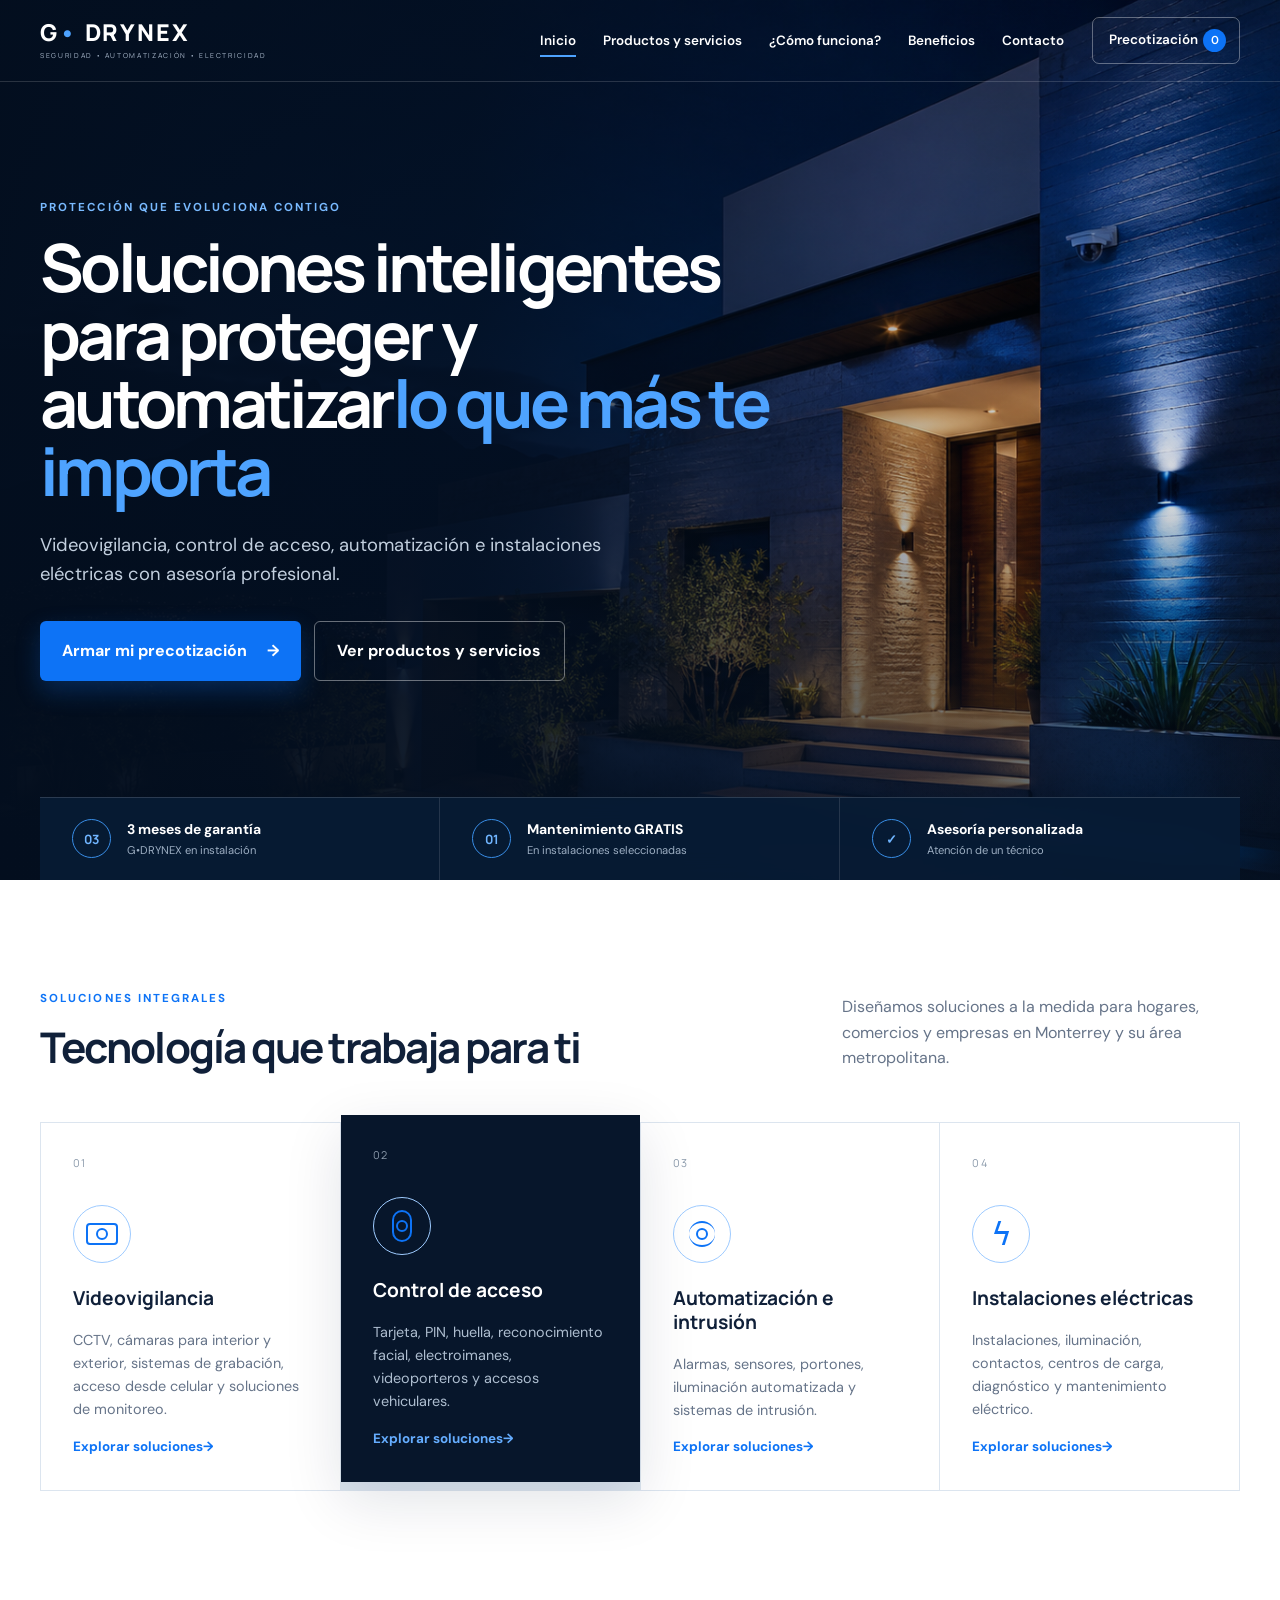
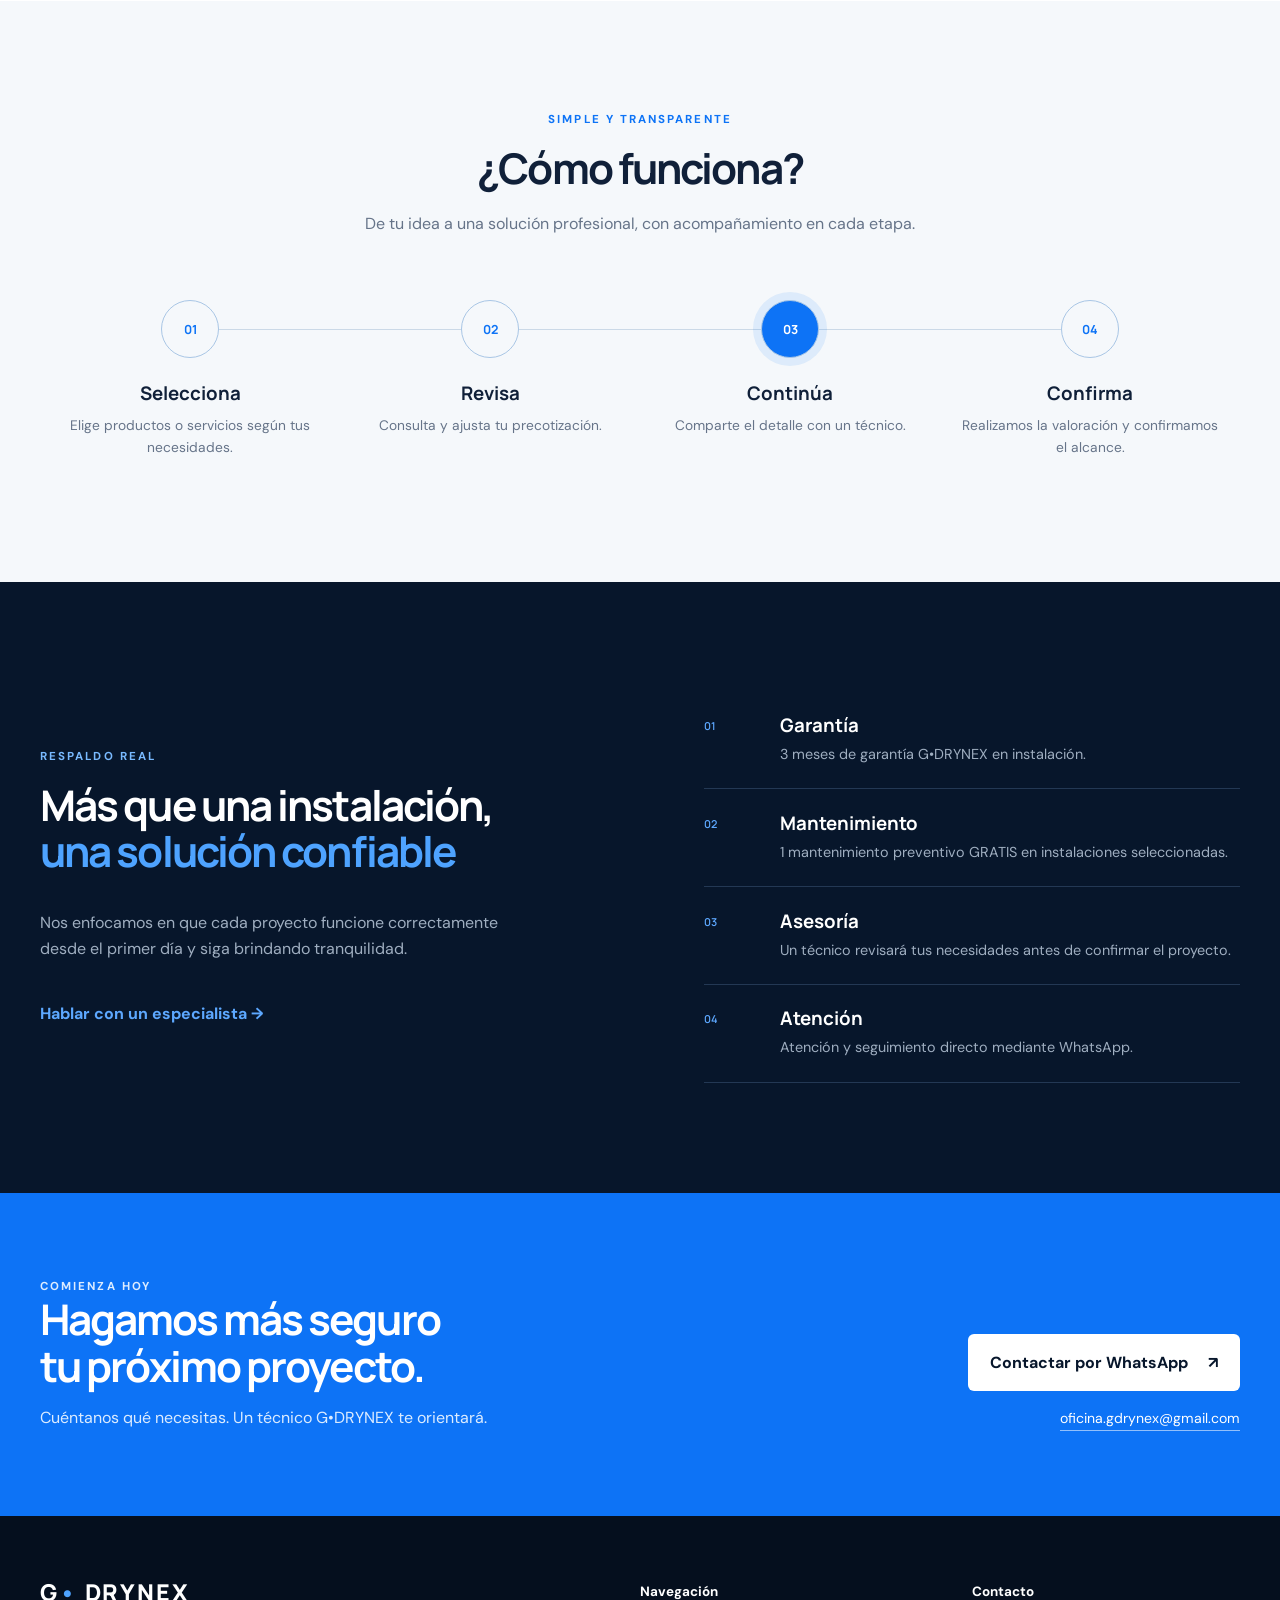
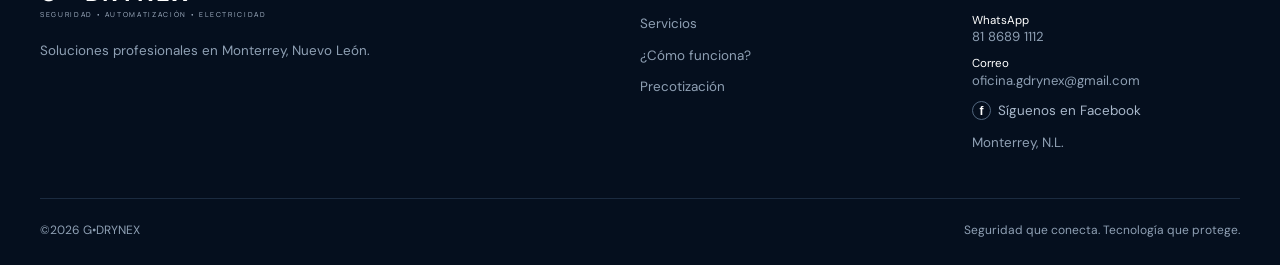
<file: index.html>
<!doctype html>
<html lang="es-MX">
  <head>
    <meta charset="utf-8">
    <meta name="viewport" content="width=device-width, initial-scale=1">
    <meta name="description" content="Soluciones de seguridad electrónica, automatización y electricidad en Monterrey, Nuevo León.">
    <title>
      G•DRYNEX | Seguridad, automatización y electricidad
    </title>
    <link rel="stylesheet" href="style.css">
    <script src="script.js" defer>
    </script>
  </head>
  <body>
    <a class="skip-link" href="#contenido">Ir al contenido</a>
    <header class="site-header" data-header>
      <div class="container nav-wrap">
        <a class="brand" href="index.html" aria-label="G DRYNEX, inicio"><span>G<span class="brand-dot">•</span>
        DRYNEX</span>
        <small>Seguridad • Automatización • Electricidad</small>
      </a>
      <button class="nav-toggle" type="button" aria-label="Abrir menú" aria-expanded="false" aria-controls="main-nav" data-nav-toggle><span></span>
      <span></span>
      <span></span>
    </button>
    <nav class="main-nav" id="main-nav" aria-label="Navegación principal" data-nav>
      <a class="active" href="#inicio">Inicio</a>
      <a href="#servicios">Productos y servicios</a>
      <a href="#proceso">¿Cómo funciona?</a>
      <a href="#beneficios">Beneficios</a>
      <a href="#contacto">Contacto</a>
      <a class="quote-link" href="catalogo.html#precotizacion">Precotización<span class="quote-count" data-cart-count>0</span>
    </a>
  </nav>
</div>
</header>
<main id="contenido">
  <section class="hero" id="inicio">
    <div class="hero-bg" role="img" aria-label="Residencia moderna protegida con videovigilancia en Monterrey">
    </div>
    <div class="container hero-content">
      <p class="eyebrow">
        Protección que evoluciona contigo
      </p>
      <h1>
        Soluciones inteligentes para proteger y automatizar<em>lo que más te importa</em>
      </h1>
      <p class="hero-copy">
        Videovigilancia, control de acceso, automatización e instalaciones eléctricas con asesoría profesional.
      </p>
      <div class="hero-actions">
        <a class="button primary" href="catalogo.html">Armar mi precotización<span aria-hidden="true">→</span>
      </a>
      <a class="button ghost" href="#servicios">Ver productos y servicios</a>
    </div>
  </div>
  <div class="container trust-bar" aria-label="Beneficios principales">
    <div>
      <span class="trust-icon">03</span>
      <p>
        <strong>3 meses de garantía</strong>
        <small>G•DRYNEX en instalación</small>
      </p>
    </div>
    <div>
      <span class="trust-icon">01</span>
      <p>
        <strong>Mantenimiento GRATIS</strong>
        <small>En instalaciones seleccionadas</small>
      </p>
    </div>
    <div>
      <span class="trust-icon">✓</span>
      <p>
        <strong>Asesoría personalizada</strong>
        <small>Atención de un técnico</small>
      </p>
    </div>
  </div>
</section>
<section class="section services" id="servicios">
  <div class="container">
    <div class="section-heading">
      <div>
        <p class="eyebrow dark">
          Soluciones integrales
        </p>
        <h2>
          Tecnología que trabaja para ti
        </h2>
      </div>
      <p>
        Diseñamos soluciones a la medida para hogares, comercios y empresas en Monterrey y su área metropolitana.
      </p>
    </div>
    <div class="service-grid">
      <article class="service-card">
        <span class="service-number">01</span>
        <div class="line-icon camera" aria-hidden="true">
        </div>
        <h3>
          Videovigilancia
        </h3>
        <p>
          CCTV, cámaras para interior y exterior, sistemas de grabación, acceso desde celular y soluciones de monitoreo.
        </p>
        <a href="catalogo.html#videovigilancia">Explorar soluciones<span>→</span>
      </a>
    </article>
    <article class="service-card featured">
      <span class="service-number">02</span>
      <div class="line-icon access" aria-hidden="true">
      </div>
      <h3>
        Control de acceso
      </h3>
      <p>
        Tarjeta, PIN, huella, reconocimiento facial, electroimanes, videoporteros y accesos vehiculares.
      </p>
      <a href="catalogo.html#acceso">Explorar soluciones<span>→</span>
    </a>
  </article>
  <article class="service-card">
    <span class="service-number">03</span>
    <div class="line-icon sensor" aria-hidden="true">
    </div>
    <h3>
      Automatización e intrusión
    </h3>
    <p>
      Alarmas, sensores, portones, iluminación automatizada y sistemas de intrusión.
    </p>
    <a href="catalogo.html#automatizacion">Explorar soluciones<span>→</span>
  </a>
</article>
<article class="service-card">
  <span class="service-number">04</span>
  <div class="line-icon bolt" aria-hidden="true">
    ϟ
  </div>
  <h3>
    Instalaciones eléctricas
  </h3>
  <p>
    Instalaciones, iluminación, contactos, centros de carga, diagnóstico y mantenimiento eléctrico.
  </p>
  <a href="catalogo.html#electricidad">Explorar soluciones<span>→</span>
</a>
</article>
</div>
</div>
</section>
<section class="section process" id="proceso">
  <div class="container">
    <p class="eyebrow dark center">
      Simple y transparente
    </p>
    <h2 class="center">
      ¿Cómo funciona?
    </h2>
    <p class="section-intro">
      De tu idea a una solución profesional, con acompañamiento en cada etapa.
    </p>
    <ol class="steps">
      <li>
        <span>01</span>
        <h3>
          Selecciona
        </h3>
        <p>
          Elige productos o servicios según tus necesidades.
        </p>
      </li>
      <li>
        <span>02</span>
        <h3>
          Revisa
        </h3>
        <p>
          Consulta y ajusta tu precotización.
        </p>
      </li>
      <li>
        <span>03</span>
        <h3>
          Continúa
        </h3>
        <p>
          Comparte el detalle con un técnico.
        </p>
      </li>
      <li>
        <span>04</span>
        <h3>
          Confirma
        </h3>
        <p>
          Realizamos la valoración y confirmamos el alcance.
        </p>
      </li>
    </ol>
  </div>
</section>
<section class="section benefits" id="beneficios">
  <div class="container benefits-layout">
    <div>
      <p class="eyebrow">
        Respaldo real
      </p>
      <h2>
        Más que una instalación,
        <br>
        <em>una solución confiable</em>
      </h2>
      <p>
        Nos enfocamos en que cada proyecto funcione correctamente desde el primer día y siga brindando tranquilidad.
      </p>
      <a class="text-link" href="#contacto">Hablar con un especialista →</a>
    </div>
    <div class="benefit-list">
      <article>
        <span>01</span>
        <div>
          <h3>
            Garantía
          </h3>
          <p>
            3 meses de garantía G•DRYNEX en instalación.
          </p>
        </div>
      </article>
      <article>
        <span>02</span>
        <div>
          <h3>
            Mantenimiento
          </h3>
          <p>
            1 mantenimiento preventivo GRATIS en instalaciones seleccionadas.
          </p>
        </div>
      </article>
      <article>
        <span>03</span>
        <div>
          <h3>
            Asesoría
          </h3>
          <p>
            Un técnico revisará tus necesidades antes de confirmar el proyecto.
          </p>
        </div>
      </article>
      <article>
        <span>04</span>
        <div>
          <h3>
            Atención
          </h3>
          <p>
            Atención y seguimiento directo mediante WhatsApp.
          </p>
        </div>
      </article>
    </div>
  </div>
</section>
<section class="cta" id="contacto">
  <div class="container cta-inner">
    <div>
      <p class="eyebrow">
        Comienza hoy
      </p>
      <h2>
        Hagamos más seguro
        <br>
        tu próximo proyecto.
      </h2>
      <p>
        Cuéntanos qué necesitas. Un técnico G•DRYNEX te orientará.
      </p>
    </div>
    <div class="cta-actions">
      <a class="button light" data-whatsapp-link href="#">Contactar por WhatsApp<span>↗</span>
    </a>
    <a class="email-link" data-email-link href="#"><span data-email-visible>Correo electrónico</span></a>
  </div>
</div>
</section>
</main>
<footer>
  <div class="container footer-grid">
    <div>
      <a class="brand footer-brand" href="#inicio"><span>G<span class="brand-dot">•</span>
      DRYNEX</span>
      <small>Seguridad • Automatización • Electricidad</small>
    </a>
    <p>
      Soluciones profesionales en Monterrey, Nuevo León.
    </p>
  </div>
  <div>
    <strong>Navegación</strong>
    <a href="#servicios">Servicios</a>
    <a href="#proceso">¿Cómo funciona?</a>
    <a href="catalogo.html">Precotización</a>
  </div>
  <div>
    <strong>Contacto</strong>
    <a class="footer-contact-link" data-whatsapp-link href="#">
      <span>WhatsApp</span>
      <small data-whatsapp-visible>Teléfono</small>
    </a>
    <a class="footer-contact-link" data-email-link href="#">
      <span>Correo</span>
      <small data-email-visible>Correo electrónico</small>
    </a>
    <a class="footer-social-link" data-facebook-link href="#" target="_blank" rel="noopener noreferrer" hidden>
      <span class="facebook-icon" aria-hidden="true">f</span>
      Síguenos en Facebook
    </a>
    <a class="footer-social-link" data-instagram-link target="_blank" rel="noopener noreferrer" hidden>Instagram</a>
    <span>Monterrey, N.L.</span>
  </div>
</div>
<div class="container footer-bottom">
  <span>©<span data-year></span>
  G•DRYNEX</span>
  <span>Seguridad que conecta. Tecnología que protege.</span>
</div>
</footer>
</body>
</html>
</file>
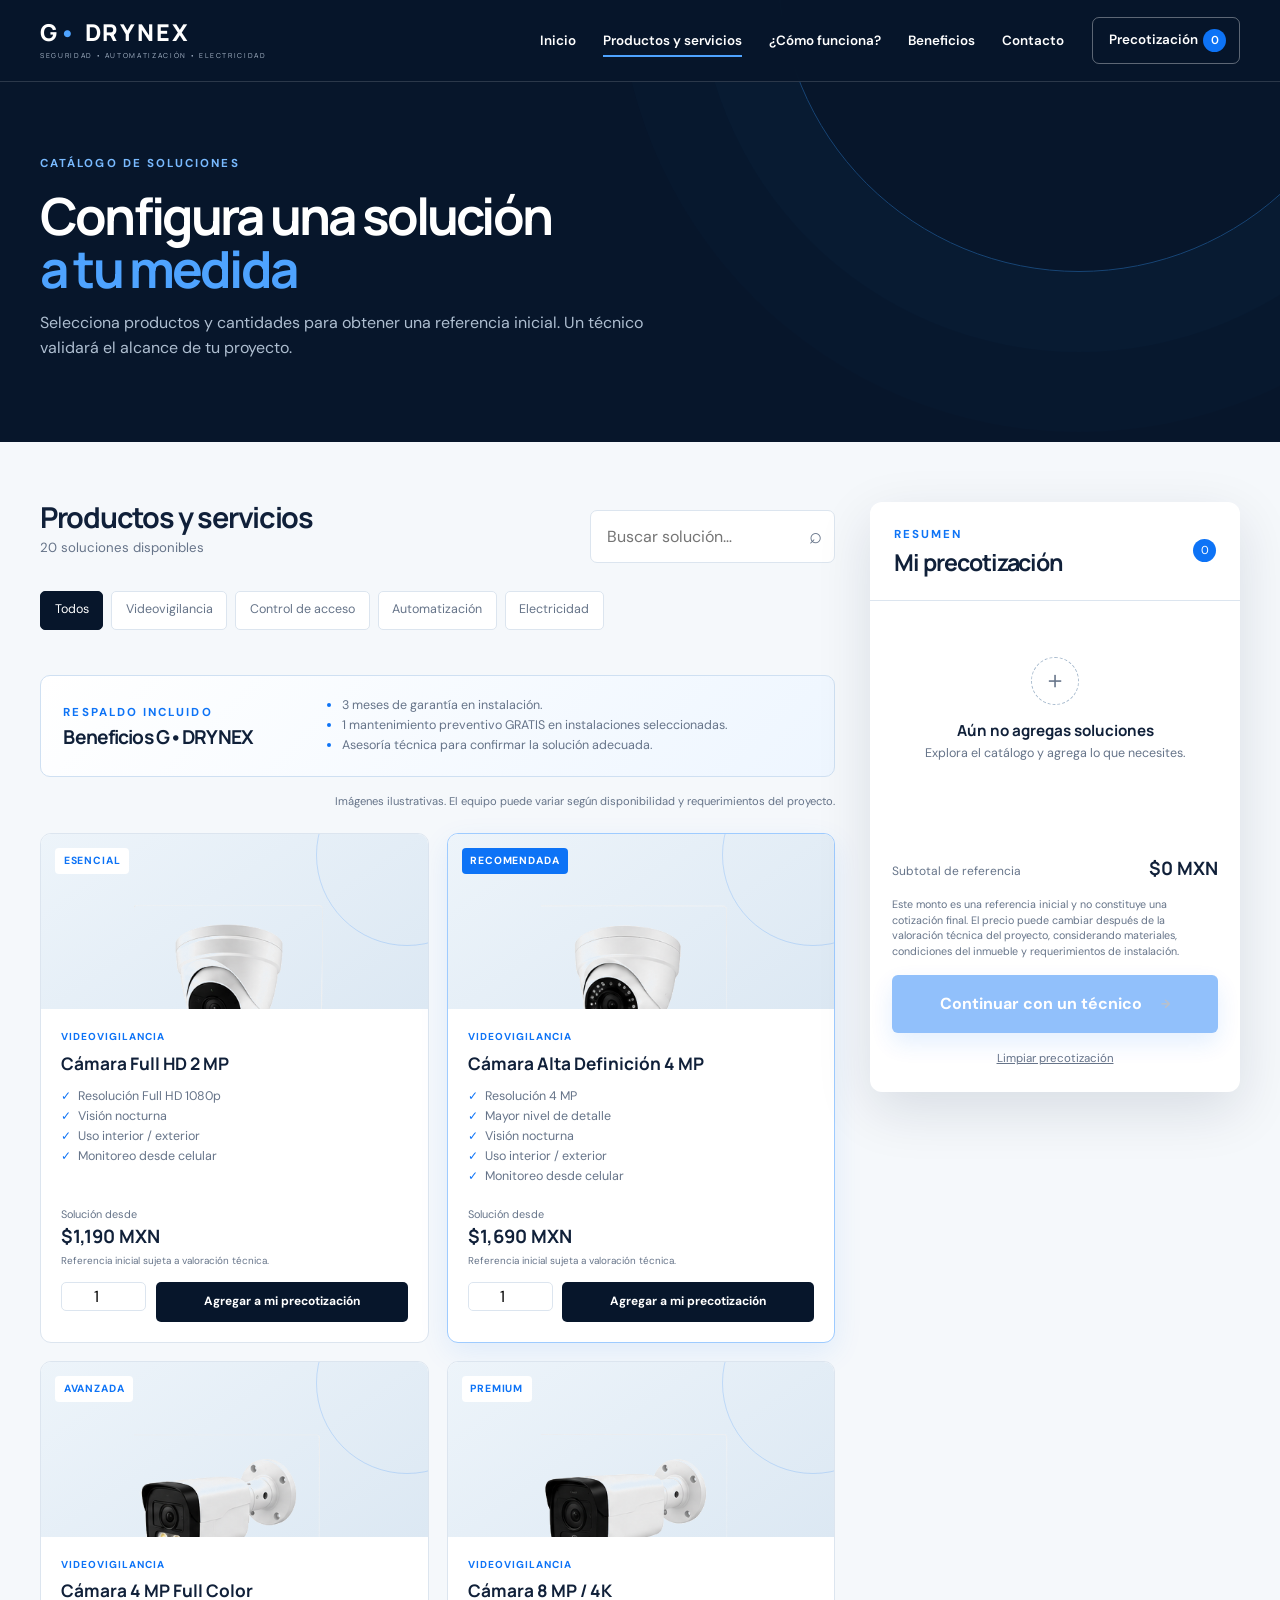
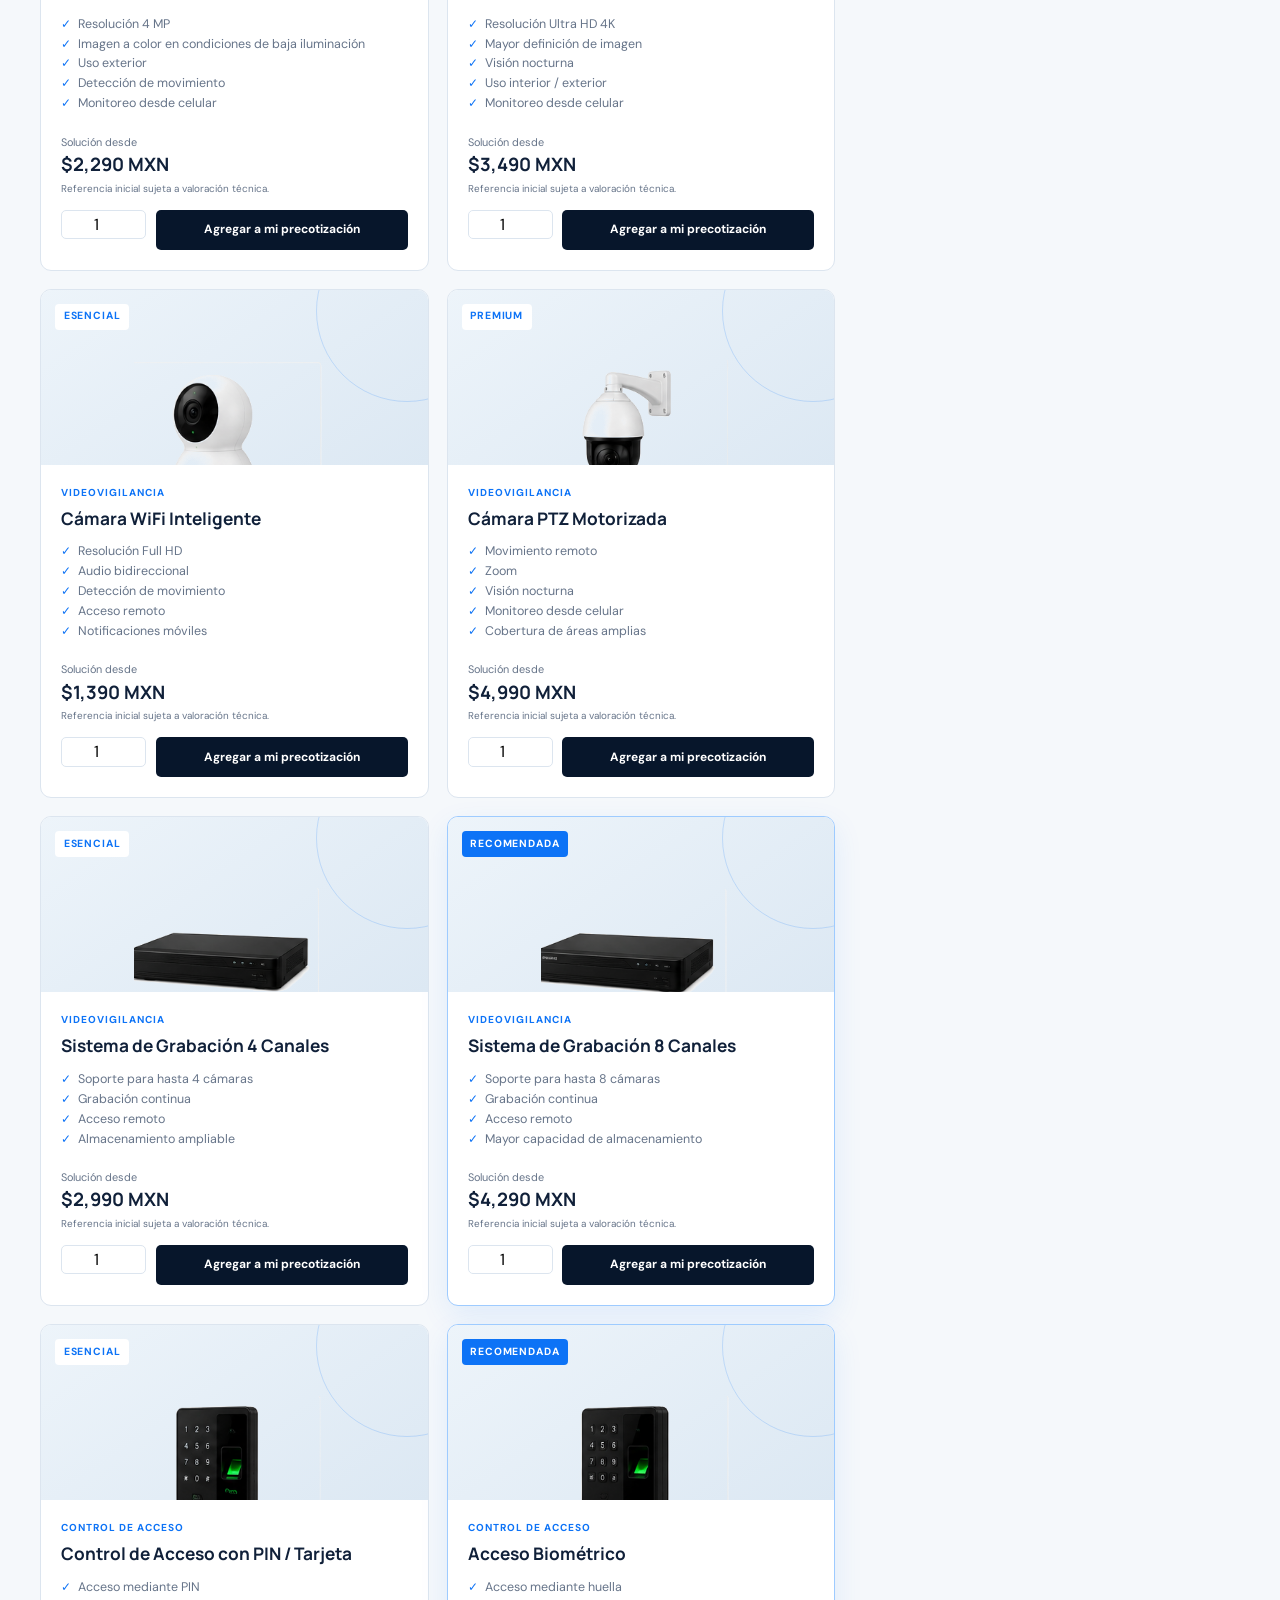
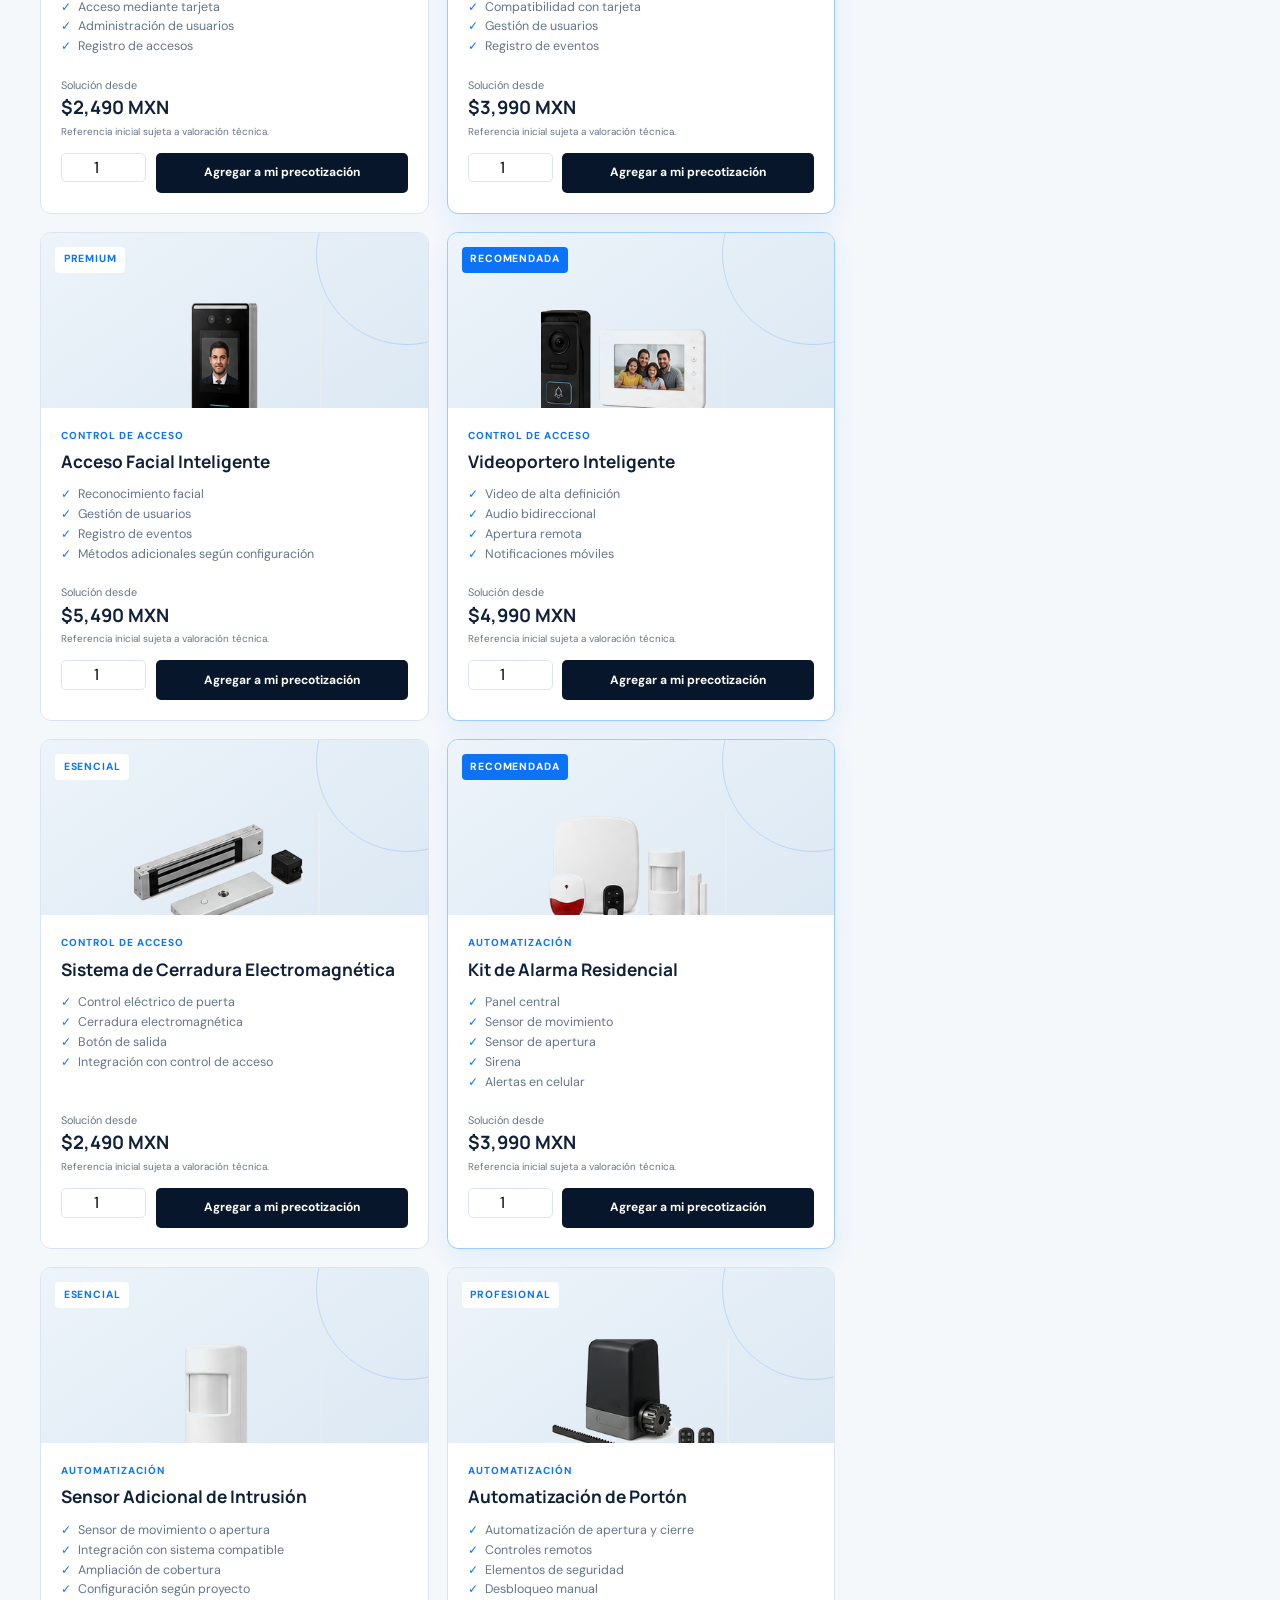
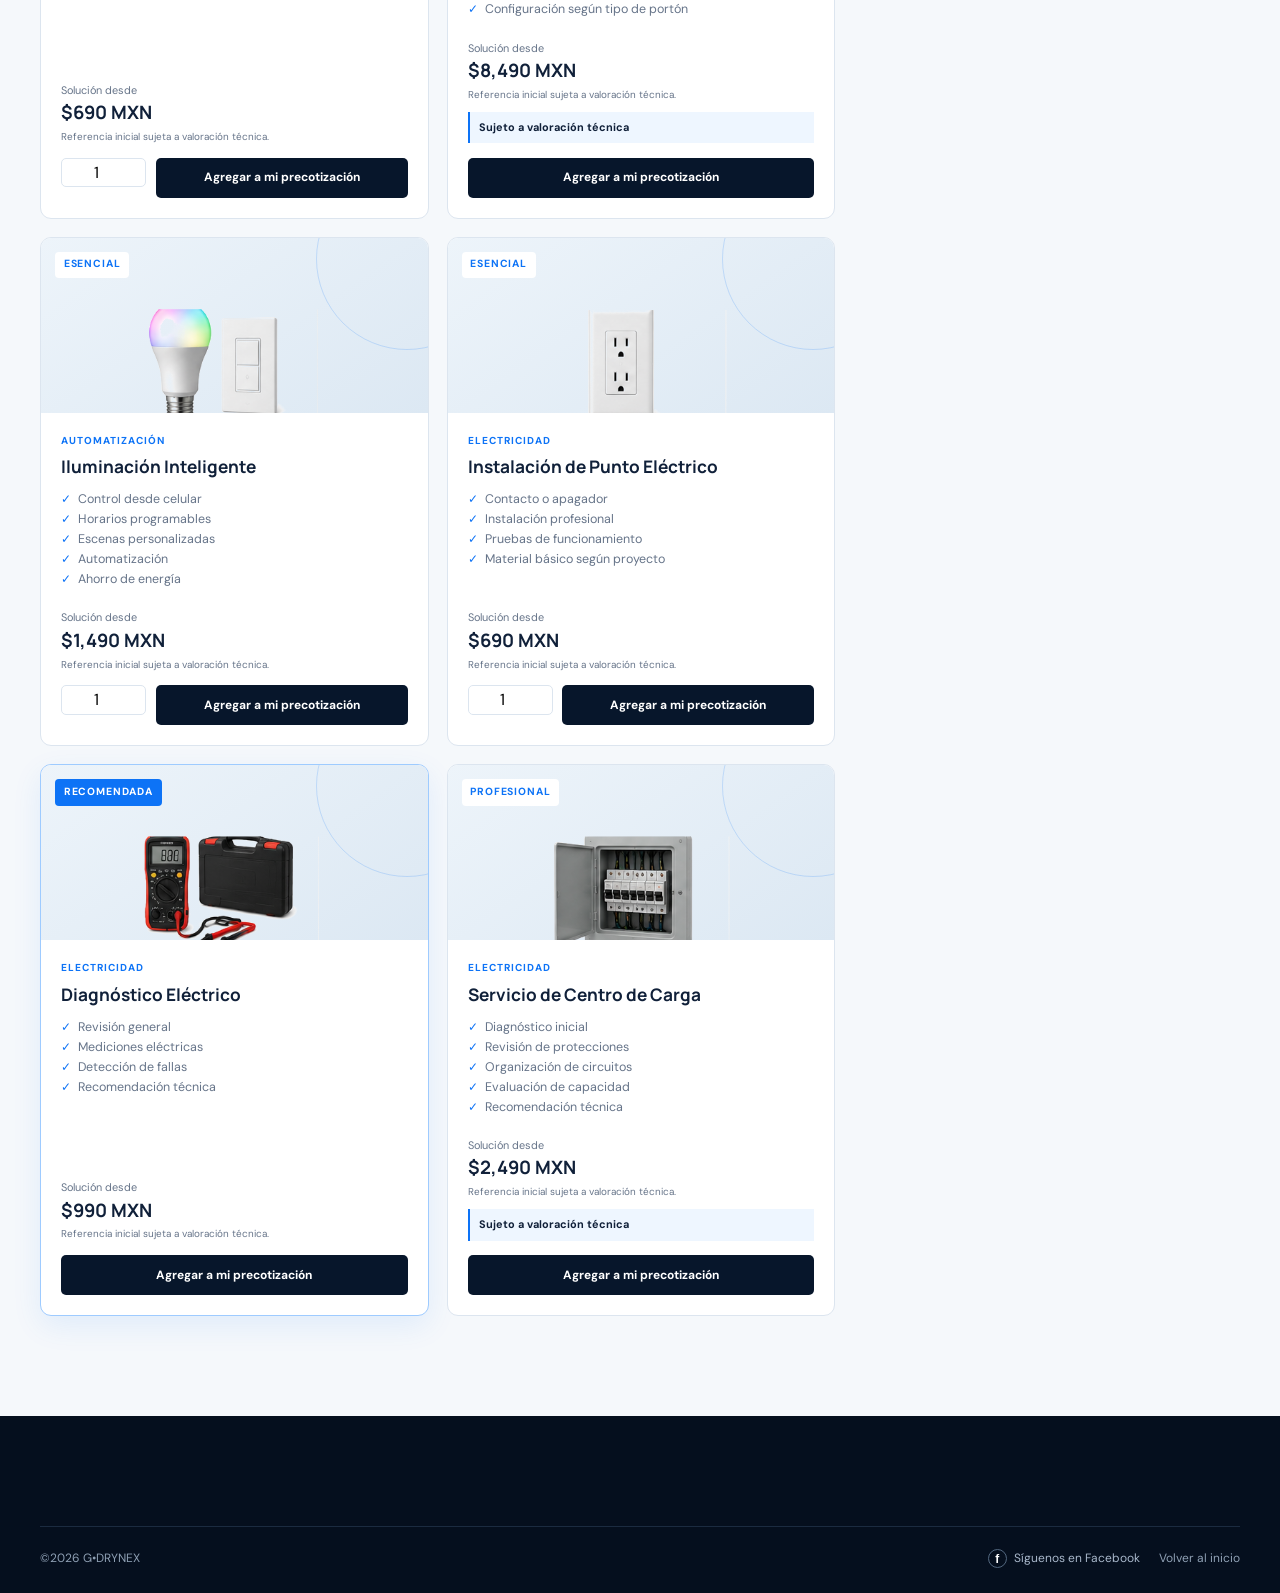
<file: catalogo.html>
<!doctype html>
<html lang="es-MX">
  <head>
    <meta charset="utf-8">
    <meta name="viewport" content="width=device-width, initial-scale=1">
    <meta name="description" content="Catálogo de referencia G•DRYNEX.">
    <title>
      Catálogo y precotización | G•DRYNEX
    </title>
    <link rel="stylesheet" href="style.css">
    <script src="script.js" defer>
    </script>
  </head>
  <body class="catalog-page">
    <a class="skip-link" href="#contenido">Ir al contenido</a>
    <header class="site-header solid" data-header>
      <div class="container nav-wrap">
        <a class="brand" href="index.html"><span>G<span class="brand-dot">•</span>
        DRYNEX</span>
        <small>Seguridad • Automatización • Electricidad</small>
      </a>
      <button class="nav-toggle" type="button" aria-label="Abrir menú" aria-expanded="false" aria-controls="main-nav" data-nav-toggle><span></span>
      <span></span>
      <span></span>
    </button>
    <nav class="main-nav" id="main-nav" data-nav>
      <a href="index.html">Inicio</a>
      <a class="active" href="#productos">Productos y servicios</a>
      <a href="index.html#proceso">¿Cómo funciona?</a>
      <a href="index.html#beneficios">Beneficios</a>
      <a href="index.html#contacto">Contacto</a>
      <a class="quote-link" href="#precotizacion">Precotización<span class="quote-count" data-cart-count>0</span>
    </a>
  </nav>
</div>
</header>
<main id="contenido">
  <section class="catalog-hero">
    <div class="container">
      <p class="eyebrow">
        Catálogo de soluciones
      </p>
      <h1>
        Configura una solución
        <br>
        <em>a tu medida</em>
      </h1>
      <p>
        Selecciona productos y cantidades para obtener una referencia inicial. Un técnico validará el alcance de tu proyecto.
      </p>
    </div>
  </section>
  <section class="catalog-section" id="productos">
    <div class="container catalog-layout">
      <div class="products-area">
        <div class="catalog-toolbar">
          <div>
            <h2>
              Productos y servicios
            </h2>
            <p>
              <span data-product-total>0</span>
              soluciones disponibles
            </p>
          </div>
          <label class="search-box"><span class="sr-only">Buscar producto</span>
          <input type="search" placeholder="Buscar solución…" data-search>
          <span>⌕</span>
        </label>
      </div>
      <div class="filter-tabs" aria-label="Filtrar categorías">
        <button class="active" data-filter="all">Todos</button>
        <button data-filter="videovigilancia">Videovigilancia</button>
        <button data-filter="acceso">Control de acceso</button>
        <button data-filter="automatizacion">Automatización</button>
        <button data-filter="electricidad">Electricidad</button>
      </div>
      <section class="catalog-benefits" aria-labelledby="catalog-benefits-title">
        <div>
          <p class="eyebrow dark">Respaldo incluido</p>
          <h2 id="catalog-benefits-title">Beneficios G•DRYNEX</h2>
        </div>
        <ul>
          <li>3 meses de garantía en instalación.</li>
          <li>1 mantenimiento preventivo GRATIS en instalaciones seleccionadas.</li>
          <li>Asesoría técnica para confirmar la solución adecuada.</li>
        </ul>
      </section>
      <p class="catalog-image-note">
        Imágenes ilustrativas. El equipo puede variar según disponibilidad y requerimientos del proyecto.
      </p>
      <div class="product-grid" data-product-grid>
      </div>
    </div>
    <aside class="quote-panel" id="precotizacion">
      <div class="quote-panel-head">
        <div>
          <p class="eyebrow dark">
            Resumen
          </p>
          <h2>
            Mi precotización
          </h2>
        </div>
        <span class="quote-badge" data-cart-count>0</span>
      </div>
      <div class="quote-items" data-cart-items>
        <div class="empty-state">
          <span>＋</span>
          <h3>
            Aún no agregas soluciones
          </h3>
          <p>
            Explora el catálogo y agrega lo que necesites.
          </p>
        </div>
      </div>
      <div class="quote-totals">
        <div>
          <span>Subtotal de referencia</span>
          <strong data-subtotal>$0 MXN</strong>
        </div>
        <p>
          Este monto es una referencia inicial y no constituye una cotización final. El precio puede cambiar después de la valoración técnica del proyecto, considerando materiales, condiciones del inmueble y requerimientos de instalación.
        </p>
        <button class="button primary full" type="button" data-checkout disabled>Continuar con un técnico<span>→</span>
      </button>
      <button class="clear-quote" type="button" data-clear-cart>Limpiar precotización</button>
    </div>
  </aside>
</div>
</section>
<div class="toast" role="status" aria-live="polite" data-toast>
</div>
</main>
<footer>
  <div class="container footer-bottom">
    <span>©<span data-year></span>
    G•DRYNEX</span>
    <span class="footer-bottom-links">
      <a class="footer-social-link" data-facebook-link href="#" target="_blank" rel="noopener noreferrer" hidden>
        <span class="facebook-icon" aria-hidden="true">f</span>
        Síguenos en Facebook
      </a>
      <a class="footer-social-link" data-instagram-link target="_blank" rel="noopener noreferrer" hidden>Instagram</a>
      <a href="index.html">Volver al inicio</a>
    </span>
  </div>
</footer>
</body>
</html>
</file>
<file: style.css>
@import url('https://fonts.googleapis.com/css2?family=DM+Sans:wght@400;500;600;700&family=Manrope:wght@400;500;600;700;800&display=swap');
:root {
  --navy:#07162b;
  --navy-2:#0a203c;
  --blue:#0d73f6;
  --blue-light:#4ea3ff;
  --ice:#eef6ff;
  --white:#fff;
  --text:#102039;
  --muted:#667489;
  --line:#dce5ef;
  --surface:#f5f8fb;
  --success:#25d366;
  --radius:18px;
  --shadow:0 18px 55px rgba(4,25,55,.12);
  --container:1200px
}
* {
  box-sizing:border-box
}
html {
  scroll-behavior:smooth;
  scroll-padding-top:90px
}
body {
  margin:0;
  color:var(--text);
  font-family:"DM Sans",sans-serif;
  background:var(--white);
  line-height:1.6
}
body.menu-open {
  overflow:hidden
}
h1,h2,h3,p {
  margin-top:0
}
h1,h2,h3,.brand {
  font-family:Manrope,sans-serif
}
h1 {
  font-size:clamp(2.7rem,5.2vw,5.5rem);
  line-height:1.02;
  letter-spacing:-.055em
}
h2 {
  font-size:clamp(2rem,3.3vw,3.55rem);
  line-height:1.1;
  letter-spacing:-.045em
}
h3 {
  line-height:1.25
}
em {
  font-style:normal;
  color:var(--blue-light)
}
a {
  color:inherit;
  text-decoration:none
}
button,input {
  font:inherit
}
.container {
  width:min(calc(100% - 40px),var(--container));
  margin-inline:auto
}
.skip-link {
  position:fixed;
  z-index:999;
  left:1rem;
  top:-100px;
  background:#fff;
  color:#000;
  padding:.7rem 1rem
}
.skip-link:focus {
  top:1rem
}
.eyebrow {
  text-transform:uppercase;
  letter-spacing:.18em;
  font-weight:700;
  font-size:.72rem;
  color:#79baff;
  margin-bottom:1rem
}
.eyebrow.dark {
  color:var(--blue)
}
.center {
  text-align:center
}
.sr-only {
  position:absolute;
  width:1px;
  height:1px;
  overflow:hidden;
  clip:rect(0,0,0,0)
}
.site-header {
  height:82px;
  position:absolute;
  inset:0 0 auto;
  z-index:20;
  color:#fff;
  border-bottom:1px solid rgba(255,255,255,.15)
}
.site-header.solid {
  position:fixed;
  background:rgba(7,22,43,.97);
  backdrop-filter:blur(12px)
}
.nav-wrap {
  height:100%;
  display:flex;
  align-items:center;
  justify-content:space-between
}
.brand {
  display:flex;
  flex-direction:column;
  line-height:1
}
.brand>span {
  font-weight:800;
  font-size:1.45rem;
  letter-spacing:.08em
}
.brand-dot {
  color:var(--blue-light)
}
.brand small {
  text-transform:uppercase;
  font-size:.43rem;
  letter-spacing:.24em;
  margin-top:8px;
  color:#a9b8cb
}
.main-nav {
  display:flex;
  align-items:center;
  gap:1.7rem;
  font-size:.84rem;
  font-weight:600
}
.main-nav>a:not(.quote-link) {
  position:relative;
  padding:1.7rem 0
}
.main-nav>a:not(.quote-link)::after {
  content:"";
  position:absolute;
  left:0;
  right:100%;
  bottom:1.35rem;
  height:2px;
  background:var(--blue-light);
  transition:.25s
}
.main-nav>a:hover::after,.main-nav>a.active::after {
  right:0
}
.quote-link {
  border:1px solid rgba(255,255,255,.35);
  padding:.65rem .8rem .65rem 1rem;
  border-radius:7px
}
.quote-count,.quote-badge {
  display:inline-grid;
  place-items:center;
  min-width:23px;
  height:23px;
  border-radius:50%;
  background:var(--blue);
  color:#fff;
  font-size:.72rem;
  margin-left:.35rem
}
.nav-toggle {
  display:none;
  background:none;
  border:0;
  padding:8px
}
.nav-toggle span {
  display:block;
  width:25px;
  height:2px;
  background:#fff;
  margin:5px
}
.hero {
  min-height:770px;
  height:min(880px,100vh);
  position:relative;
  color:#fff;
  background:var(--navy);
  display:flex;
  align-items:center;
  padding:120px 0 155px;
  isolation:isolate
}
.hero-bg {
  position:absolute;
  inset:0;
  z-index:-2;
  background:url('img/hero-seguridad-monterrey.png') center/cover no-repeat
}
.hero::after {
  content:"";
  position:absolute;
  inset:0;
  z-index:-1;
  background:linear-gradient(90deg,rgba(3,14,30,.98) 0%,rgba(3,15,32,.88) 37%,rgba(3,15,32,.25) 72%,rgba(3,15,32,.08)),linear-gradient(0deg,rgba(4,17,34,.7),transparent 45%)
}
.hero-content {
  padding-top:35px
}
.hero h1 {
  max-width:800px;
  margin-bottom:1.6rem
}
.hero-copy {
  max-width:630px;
  font-size:1.15rem;
  color:#c2cfde
}
.hero-actions {
  display:flex;
  gap:.8rem;
  margin-top:2rem;
  flex-wrap:wrap
}
.button {
  display:inline-flex;
  align-items:center;
  justify-content:center;
  gap:1.2rem;
  border:0;
  border-radius:6px;
  padding:1rem 1.4rem;
  font-weight:700;
  cursor:pointer;
  transition:transform .2s,background .2s
}
.button:hover {
  transform:translateY(-2px)
}
.button.primary {
  background:var(--blue);
  color:#fff;
  box-shadow:0 10px 25px rgba(13,115,246,.25)
}
.button.primary:hover {
  background:#0868df
}
.button.ghost {
  border:1px solid rgba(255,255,255,.4);
  color:#fff
}
.button.light {
  background:#fff;
  color:var(--navy)
}
.button.full {
  width:100%
}
.button:disabled {
  opacity:.45;
  cursor:not-allowed;
  transform:none
}
.trust-bar {
  position:absolute;
  bottom:0;
  left:50%;
  transform:translateX(-50%);
  display:grid;
  grid-template-columns:repeat(3,1fr);
  background:rgba(7,28,53,.92);
  backdrop-filter:blur(14px);
  border-top:1px solid rgba(255,255,255,.15)
}
.trust-bar>div {
  display:flex;
  align-items:center;
  gap:1rem;
  padding:1.35rem 2rem;
  border-right:1px solid rgba(255,255,255,.12)
}
.trust-bar>div:last-child {
  border:0
}
.trust-icon {
  display:grid;
  place-items:center;
  width:39px;
  height:39px;
  border:1px solid #398ee7;
  border-radius:50%;
  font:700 .8rem Manrope;
  color:#70b5ff
}
.trust-bar p {
  margin:0;
  line-height:1.25
}
.trust-bar strong,.trust-bar small {
  display:block
}
.trust-bar strong {
  font-size:.87rem
}
.trust-bar small {
  font-size:.7rem;
  color:#9caec2;
  margin-top:4px
}
.section {
  padding:110px 0
}
.section-heading {
  display:grid;
  grid-template-columns:1.3fr .7fr;
  align-items:end;
  gap:4rem;
  margin-bottom:3.2rem
}
.section-heading h2 {
  margin:0
}
.section-heading>p {
  color:var(--muted);
  margin:0
}
.service-grid {
  display:grid;
  grid-template-columns:repeat(4,1fr);
  gap:1px;
  background:var(--line);
  border:1px solid var(--line)
}
.service-card {
  position:relative;
  background:#fff;
  padding:2rem;
  min-height:360px;
  display:flex;
  flex-direction:column;
  transition:.25s
}
.service-card:hover,.service-card.featured {
  background:var(--navy);
  color:#fff;
  transform:translateY(-8px);
  box-shadow:var(--shadow);
  z-index:1
}
.service-number {
  font:.68rem Manrope;
  color:#8b9aab;
  letter-spacing:.12em
}
.line-icon {
  width:58px;
  height:58px;
  border:1px solid #9ecbff;
  border-radius:50%;
  margin:2.2rem 0 1.4rem;
  position:relative
}
.line-icon::before,.line-icon::after {
  content:"";
  position:absolute;
  border:2px solid var(--blue);
  inset:17px 12px;
  border-radius:4px
}
.line-icon::after {
  inset:22px 22px;
  border-radius:50%
}
.line-icon.access::before {
  inset:12px 18px;
  border-radius:12px
}
.line-icon.sensor::before {
  inset:15px;
  border-radius:50%;
  border-width:2px 0
}
.line-icon.sensor::after {
  inset:22px
}
.line-icon.bolt {
  display:grid;
  place-items:center;
  color:var(--blue);
  font-size:2rem
}
.line-icon.bolt::before,.line-icon.bolt::after {
  display:none
}
.service-card h3 {
  font-size:1.2rem
}
.service-card p {
  color:var(--muted);
  font-size:.9rem
}
.service-card:hover p,.service-card.featured p {
  color:#aebed0
}
.service-card a {
  margin-top:auto;
  color:var(--blue);
  font-weight:700;
  font-size:.84rem
}
.service-card:hover a,.service-card.featured a {
  color:#65adff
}
.process {
  background:var(--surface)
}
.section-intro {
  color:var(--muted);
  text-align:center;
  max-width:560px;
  margin:-1rem auto 4rem
}
.steps {
  list-style:none;
  margin:0;
  padding:0;
  display:grid;
  grid-template-columns:repeat(4,1fr);
  position:relative
}
.steps::before {
  content:"";
  position:absolute;
  top:29px;
  left:12%;
  right:12%;
  height:1px;
  background:#cbd9e7
}
.steps li {
  text-align:center;
  padding:0 1.2rem;
  position:relative
}
.steps span {
  position:relative;
  z-index:1;
  display:grid;
  place-items:center;
  width:58px;
  height:58px;
  margin:0 auto 1.5rem;
  border:1px solid #a9c6e5;
  border-radius:50%;
  background:var(--surface);
  color:var(--blue);
  font:700 .78rem Manrope
}
.steps li:nth-child(3) span {
  background:var(--blue);
  color:#fff;
  box-shadow:0 0 0 8px rgba(13,115,246,.1)
}
.steps h3 {
  margin-bottom:.5rem
}
.steps p {
  font-size:.86rem;
  color:var(--muted)
}
.benefits {
  background:var(--navy);
  color:#fff
}
.benefits-layout {
  display:grid;
  grid-template-columns:1fr 1fr;
  gap:8rem;
  align-items:center
}
.benefits-layout>div:first-child>p:not(.eyebrow) {
  color:#9faec0;
  max-width:500px
}
.text-link {
  display:inline-block;
  color:#5da8ff;
  font-weight:700;
  margin-top:1.5rem
}
.benefit-list article {
  display:grid;
  grid-template-columns:55px 1fr;
  gap:1.3rem;
  border-bottom:1px solid #233854;
  padding:1.4rem 0
}
.benefit-list article>span {
  font:600 .68rem Manrope;
  color:#5da8ff;
  padding-top:.25rem
}
.benefit-list h3 {
  margin:0 0 .35rem
}
.benefit-list p {
  color:#9faec0;
  margin:0;
  font-size:.9rem
}
.cta {
  background:var(--blue);
  color:#fff;
  padding:85px 0
}
.cta-inner {
  display:flex;
  align-items:end;
  justify-content:space-between;
  gap:4rem
}
.cta h2 {
  margin-bottom:1rem
}
.cta p {
  margin-bottom:0;
  color:#dcecff
}
.cta-actions {
  display:flex;
  flex-direction:column;
  align-items:flex-end;
  gap:1rem
}
.email-link {
  border-bottom:1px solid rgba(255,255,255,.55);
  font-size:.88rem
}
footer {
  background:#050f1e;
  color:#8fa0b4;
  padding:65px 0 25px
}
.footer-grid {
  display:grid;
  grid-template-columns:2fr 1fr 1fr;
  gap:4rem
}
.footer-grid>div {
  display:flex;
  flex-direction:column;
  gap:.65rem;
  font-size:.84rem
}
.footer-grid strong {
  color:#fff
}
.footer-contact-link {
  display:flex;
  flex-direction:column;
  align-items:flex-start;
  line-height:1.35
}
.footer-contact-link span {
  color:#fff;
  font-size:.72rem
}
.footer-contact-link small {
  color:#8fa0b4;
  font-size:.82rem
}
.footer-contact-link:hover small,.footer-social-link:hover {
  color:#fff
}
.footer-social-link {
  display:flex;
  align-items:center;
  gap:.45rem;
  color:#a9b8cb
}
.footer-social-link[hidden] {
  display:none
}
.facebook-icon {
  display:inline-grid;
  place-items:center;
  width:19px;
  height:19px;
  border:1px solid #52677f;
  border-radius:50%;
  color:#fff;
  font:bold .75rem Arial,sans-serif
}
.footer-brand {
  color:#fff;
  margin-bottom:.7rem
}
.footer-bottom {
  border-top:1px solid #1b2b40;
  margin-top:45px;
  padding-top:22px;
  display:flex;
  justify-content:space-between;
  font-size:.75rem
}
.footer-bottom-links {
  display:flex;
  align-items:center;
  gap:1.2rem
}
.catalog-page {
  background:var(--surface)
}
.catalog-hero {
  padding:155px 0 65px;
  background:var(--navy);
  color:#fff;
  position:relative;
  overflow:hidden
}
.catalog-hero::after {
  content:"";
  position:absolute;
  width:600px;
  height:600px;
  border:1px solid #174575;
  border-radius:50%;
  right:-100px;
  top:-330px;
  box-shadow:0 0 0 80px rgba(17,71,125,.06),0 0 0 160px rgba(17,71,125,.04)
}
.catalog-hero h1 {
  font-size:clamp(2.6rem,4vw,4.7rem);
  margin-bottom:1rem
}
.catalog-hero p:last-child {
  color:#aebed0;
  max-width:630px
}
.catalog-section {
  padding:60px 0 100px
}
.catalog-layout {
  display:grid;
  grid-template-columns:minmax(0,1fr) 370px;
  gap:35px;
  align-items:start
}
.catalog-toolbar {
  display:flex;
  justify-content:space-between;
  align-items:center;
  gap:1rem
}
.catalog-toolbar h2 {
  font-size:1.8rem;
  margin-bottom:.2rem
}
.catalog-toolbar p {
  color:var(--muted);
  font-size:.83rem
}
.search-box {
  position:relative
}
.search-box input {
  width:245px;
  border:1px solid var(--line);
  border-radius:7px;
  padding:.8rem 2.4rem .8rem 1rem;
  background:#fff;
  outline:none
}
.search-box input:focus {
  border-color:var(--blue);
  box-shadow:0 0 0 3px rgba(13,115,246,.1)
}
.search-box>span:last-child {
  position:absolute;
  right:.8rem;
  top:.5rem;
  font-size:1.4rem;
  color:var(--muted)
}
.filter-tabs {
  display:flex;
  gap:.5rem;
  overflow:auto;
  padding-bottom:.8rem;
  margin:1.2rem 0 2rem
}
.filter-tabs button {
  white-space:nowrap;
  border:1px solid var(--line);
  background:#fff;
  color:var(--muted);
  padding:.55rem .85rem;
  border-radius:5px;
  cursor:pointer;
  font-size:.78rem
}
.filter-tabs button.active {
  background:var(--navy);
  border-color:var(--navy);
  color:#fff
}
.catalog-benefits {
  display:grid;
  grid-template-columns:.65fr 1.35fr;
  align-items:center;
  gap:1.5rem;
  margin:0 0 2rem;
  padding:1.25rem 1.4rem;
  border:1px solid #cfe0f2;
  border-radius:10px;
  background:linear-gradient(135deg,#fff,#eef6ff)
}
.catalog-benefits .eyebrow {
  margin-bottom:.25rem
}
.catalog-benefits h2 {
  margin:0;
  font-size:1.2rem
}
.catalog-benefits ul {
  margin:0;
  padding-left:1.2rem;
  color:var(--muted);
  font-size:.78rem
}
.catalog-benefits li::marker {
  color:var(--blue)
}
.catalog-image-note {
  margin:-1rem 0 1.4rem;
  color:var(--muted);
  font-size:.7rem;
  text-align:right
}
.product-grid {
  display:grid;
  grid-template-columns:repeat(2,minmax(0,1fr));
  gap:18px
}
.product-card {
  background:#fff;
  border:1px solid var(--line);
  border-radius:11px;
  overflow:hidden;
  display:flex;
  flex-direction:column
}
.product-visual {
  height:175px;
  position:relative;
  display:grid;
  place-items:center;
  background:linear-gradient(145deg,#edf4fa,#dce8f3);
  overflow:hidden
}
.product-visual::before {
  content:"";
  position:absolute;
  width:180px;
  height:180px;
  border:1px solid rgba(13,115,246,.18);
  border-radius:50%;
  right:-70px;
  top:-70px
}
.product-icon {
  position:relative;
  font-size:3rem;
  filter:grayscale(1);
  opacity:.8
}
.product-level {
  position:absolute;
  left:14px;
  top:14px;
  background:#fff;
  color:var(--blue);
  padding:.3rem .55rem;
  border-radius:4px;
  font-size:.65rem;
  font-weight:700;
  text-transform:uppercase;
  letter-spacing:.08em
}
.product-card.recommended {
  border-color:#9ecbff;
  box-shadow:0 10px 30px rgba(13,115,246,.09)
}
.product-card.recommended .product-level {
  background:var(--blue);
  color:#fff
}
.product-image {
  position:relative;
  width:72%;
  height:72%;
  padding:0;
  object-fit:contain;
  object-position:center
}
.product-body {
  padding:1.25rem;
  display:flex;
  flex-direction:column;
  flex:1
}
.product-category {
  text-transform:uppercase;
  color:var(--blue);
  font-size:.63rem;
  font-weight:700;
  letter-spacing:.1em
}
.product-card h3 {
  font-size:1.08rem;
  margin:.45rem 0 .8rem
}
.feature-list {
  margin:0 0 1.2rem;
  padding:0;
  list-style:none;
  font-size:.78rem;
  color:var(--muted)
}
.feature-list li::before {
  content:"✓";
  color:var(--blue);
  margin-right:.45rem
}
.product-bottom {
  margin-top:auto
}
.product-price small {
  display:block;
  color:var(--muted);
  font-size:.68rem
}
.product-price strong {
  font:700 1.15rem Manrope
}
.product-price>span {
  display:block;
  margin-top:.2rem;
  color:var(--muted);
  font-size:.62rem;
  line-height:1.35
}
.technical-note {
  margin:.65rem 0 0;
  padding:.45rem .6rem;
  border-left:2px solid var(--blue);
  background:var(--ice);
  color:var(--text);
  font-size:.68rem;
  font-weight:700
}
.product-controls {
  display:grid;
  grid-template-columns:85px 1fr;
  gap:.6rem;
  margin-top:.9rem
}
.product-controls input {
  width:100%;
  border:1px solid var(--line);
  border-radius:5px;
  text-align:center
}
.product-controls.single-action {
  grid-template-columns:1fr
}
.add-button {
  border:0;
  background:var(--navy);
  color:#fff;
  border-radius:5px;
  padding:.65rem;
  cursor:pointer;
  font-size:.75rem;
  font-weight:700
}
.add-button:hover {
  background:var(--blue)
}
.no-results {
  grid-column:1/-1;
  padding:4rem;
  text-align:center;
  color:var(--muted)
}
.quote-panel {
  position:sticky;
  top:105px;
  background:#fff;
  border-radius:12px;
  box-shadow:var(--shadow);
  overflow:hidden
}
.quote-panel-head {
  padding:1.5rem;
  border-bottom:1px solid var(--line);
  display:flex;
  justify-content:space-between;
  align-items:center
}
.quote-panel-head .eyebrow {
  margin-bottom:.35rem
}
.quote-panel-head h2 {
  font-size:1.45rem;
  margin:0
}
.quote-badge {
  margin:0
}
.quote-items {
  max-height:370px;
  overflow:auto;
  padding:0 1.4rem
}
.empty-state {
  text-align:center;
  padding:3.5rem 1rem;
  color:var(--muted)
}
.empty-state>span {
  display:grid;
  place-items:center;
  margin:auto;
  width:48px;
  height:48px;
  border:1px dashed #a8bbce;
  border-radius:50%;
  font-size:1.5rem
}
.empty-state h3 {
  font-size:.95rem;
  color:var(--text);
  margin:1rem 0 .3rem
}
.empty-state p {
  font-size:.78rem
}
.cart-item {
  padding:1.1rem 0;
  border-bottom:1px solid var(--line)
}
.cart-item-head {
  display:flex;
  justify-content:space-between;
  gap:.7rem
}
.cart-item h3 {
  font-size:.85rem;
  margin:0
}
.remove-item {
  border:0;
  background:none;
  color:#8996a6;
  cursor:pointer;
  font-size:1.1rem
}
.cart-item-bottom {
  display:flex;
  justify-content:space-between;
  align-items:center;
  margin-top:.8rem
}
.qty-stepper {
  display:flex;
  border:1px solid var(--line);
  border-radius:4px;
  overflow:hidden
}
.qty-stepper button {
  border:0;
  background:var(--surface);
  width:26px;
  cursor:pointer
}
.qty-stepper span {
  display:grid;
  place-items:center;
  width:28px;
  font-size:.75rem
}
.single-quantity {
  color:var(--muted);
  font-size:.75rem
}
.cart-item-price {
  font:700 .82rem Manrope
}
.quote-totals {
  padding:1.4rem
}
.quote-totals>div:first-child {
  display:flex;
  justify-content:space-between;
  align-items:end
}
.quote-totals span {
  font-size:.75rem;
  color:var(--muted)
}
.quote-totals strong {
  font:700 1.15rem Manrope
}
.quote-totals>p {
  font-size:.67rem;
  line-height:1.45;
  color:var(--muted);
  margin:1rem 0
}
.clear-quote {
  display:block;
  margin:1rem auto 0;
  border:0;
  background:none;
  color:var(--muted);
  text-decoration:underline;
  cursor:pointer;
  font-size:.72rem
}
.toast {
  position:fixed;
  right:25px;
  bottom:25px;
  background:var(--navy);
  color:#fff;
  padding:.8rem 1.2rem;
  border-radius:6px;
  box-shadow:var(--shadow);
  z-index:50;
  transform:translateY(100px);
  opacity:0;
  transition:.3s
}
.toast.show {
  transform:none;
  opacity:1
}
@media(max-width:1000px) {
  .main-nav {
    gap:.9rem
  }
  .main-nav a {
    font-size:.75rem
  }
  .service-grid {
    grid-template-columns:repeat(2,1fr)
  }
  .catalog-layout {
    grid-template-columns:1fr
  }
  .quote-panel {
    position:relative;
    top:auto
  }
  .benefits-layout {
    gap:4rem
  }
  .trust-bar>div {
    padding:1.1rem
  }
  .product-grid {
    grid-template-columns:repeat(3,1fr)
  }
}
@media(max-width:820px) {
  .site-header {
    position:absolute
  }
  .site-header.solid {
    position:fixed
  }
  .nav-toggle {
    display:block;
    z-index:2
  }
  .main-nav {
    position:fixed;
    inset:0;
    display:flex;
    flex-direction:column;
    justify-content:center;
    background:var(--navy);
    transform:translateX(100%);
    transition:.3s
  }
  .main-nav.open {
    transform:none
  }
  .main-nav>a:not(.quote-link) {
    padding:.6rem;
    font-size:1.05rem
  }
  .main-nav>a:not(.quote-link)::after {
    display:none
  }
  .trust-bar {
    width:100%;
    grid-template-columns:1fr
  }
  .trust-bar>div {
    display:none
  }
  .trust-bar>div:first-child {
    display:flex;
    justify-content:center
  }
  .section-heading,.benefits-layout {
    grid-template-columns:1fr;
    gap:1.2rem
  }
  .steps {
    grid-template-columns:repeat(2,1fr);
    gap:2rem
  }
  .steps::before {
    display:none
  }
  .cta-inner {
    align-items:flex-start;
    flex-direction:column
  }
  .cta-actions {
    align-items:flex-start
  }
  .footer-grid {
    grid-template-columns:1fr 1fr
  }
  .product-grid {
    grid-template-columns:repeat(2,1fr)
  }
}
@media(max-width:580px) {
  .container {
    width:min(calc(100% - 28px),var(--container))
  }
  .hero {
    min-height:720px;
    padding-top:120px
  }
  .hero h1 {
    font-size:2.75rem
  }
  .hero-actions {
    flex-direction:column;
    align-items:stretch;
    text-align:center
  }
  .section {
    padding:78px 0
  }
  .section-heading {
    margin-bottom:2rem
  }
  .service-grid,.product-grid {
    grid-template-columns:1fr
  }
  .service-card {
    min-height:315px
  }
  .steps {
    grid-template-columns:1fr
  }
  .steps li {
    display:grid;
    grid-template-columns:50px 1fr;
    text-align:left;
    column-gap:1rem
  }
  .steps span {
    grid-row:1/3;
    width:48px;
    height:48px
  }
  .steps h3 {
    margin:0
  }
  .benefits-layout {
    gap:2.5rem
  }
  .cta {
    padding:65px 0
  }
  .footer-grid {
    grid-template-columns:1fr
  }
  .footer-bottom {
    gap:1rem;
    flex-direction:column
  }
  .footer-bottom-links {
    align-items:flex-start;
    flex-direction:column;
    gap:.65rem
  }
  .catalog-toolbar {
    align-items:stretch;
    flex-direction:column
  }
  .catalog-benefits {
    grid-template-columns:1fr;
    gap:.6rem
  }
  .catalog-image-note {
    margin-top:-.8rem;
    text-align:left
  }
  .search-box input {
    width:100%
  }
  .catalog-hero {
    padding-top:135px
  }
  .catalog-layout,.products-area,.product-grid,.product-card {
    min-width:0
  }
  .product-visual {
    height:175px;
    padding:16px;
    display:flex;
    align-items:center;
    justify-content:center
  }
  .product-image {
    width:100%;
    height:100%;
    max-width:100%;
    max-height:100%;
    object-fit:contain;
    object-position:center
  }
  .toast {
    left:14px;
    right:14px;
    text-align:center
  }
}
@media(prefers-reduced-motion:reduce) {
  html {
    scroll-behavior:auto
  }
  *,*::before,*::after {
    transition:none!important
  }
}
</file>
